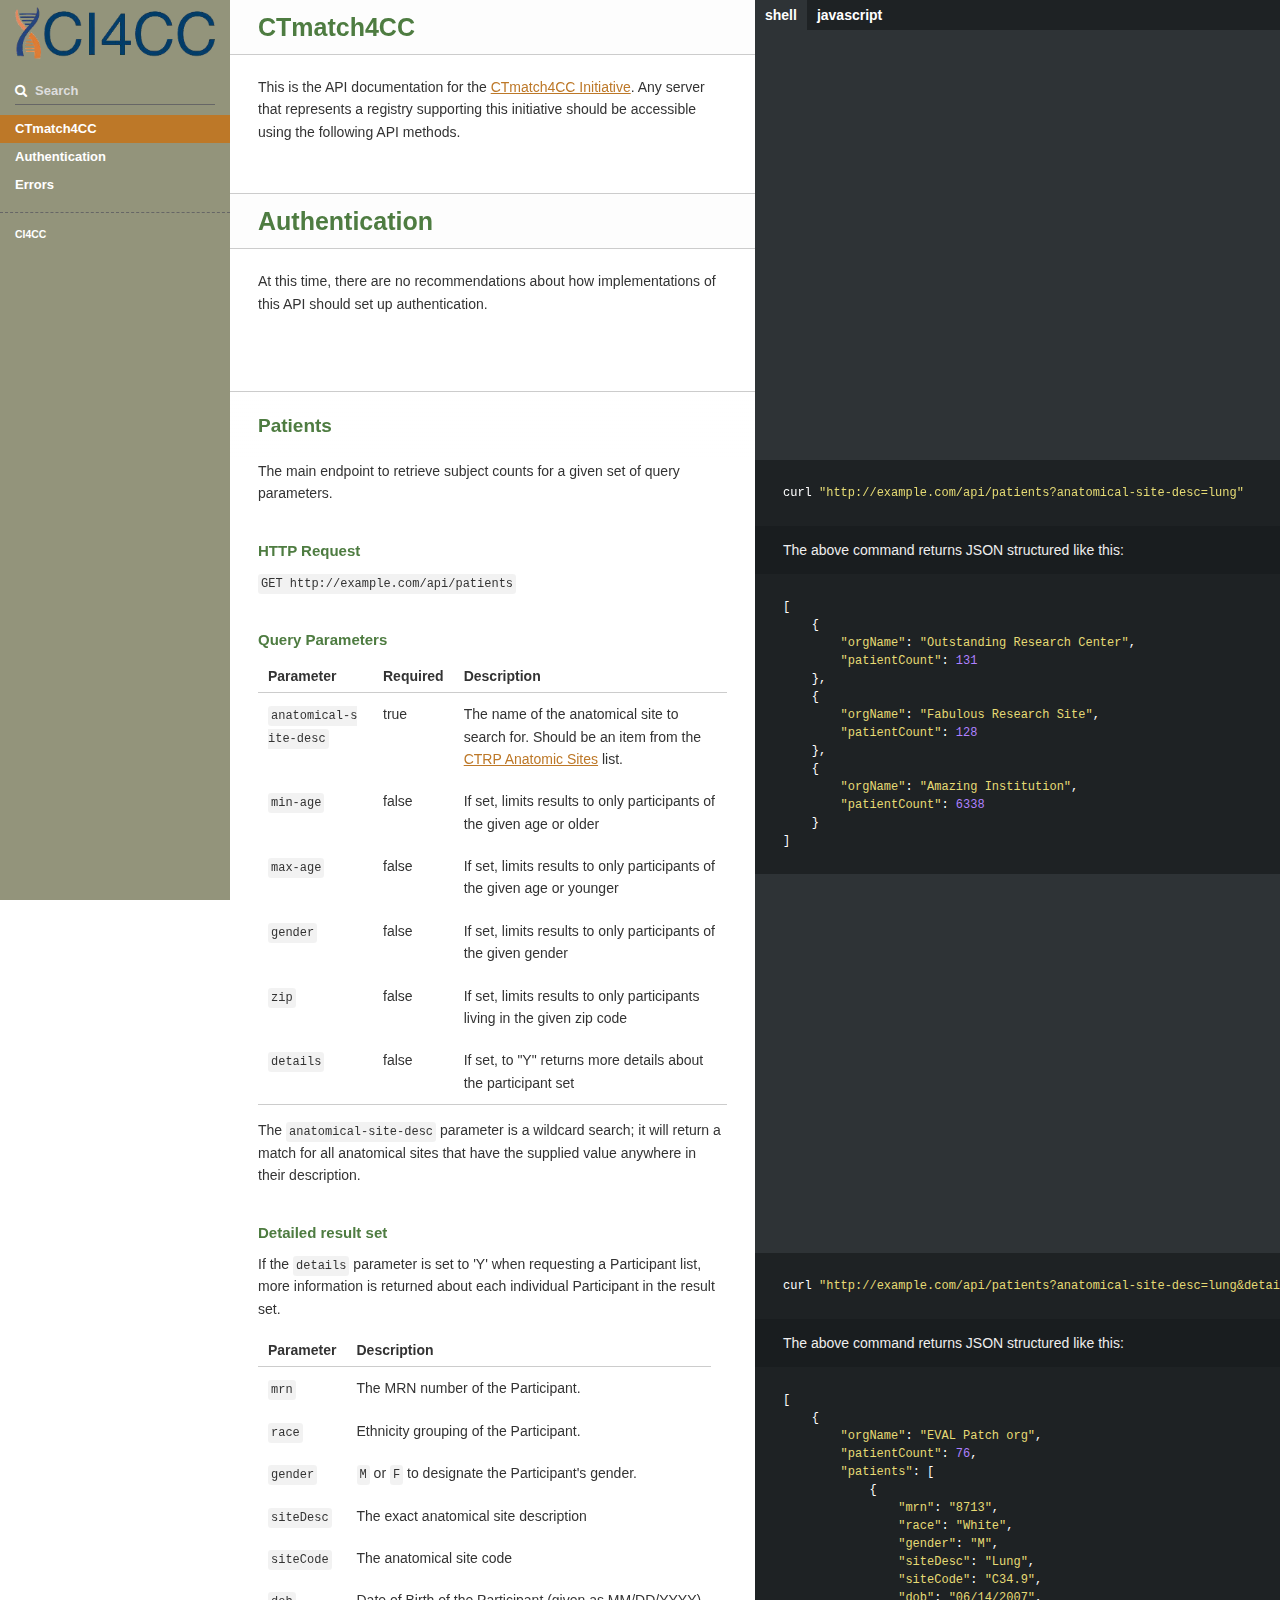
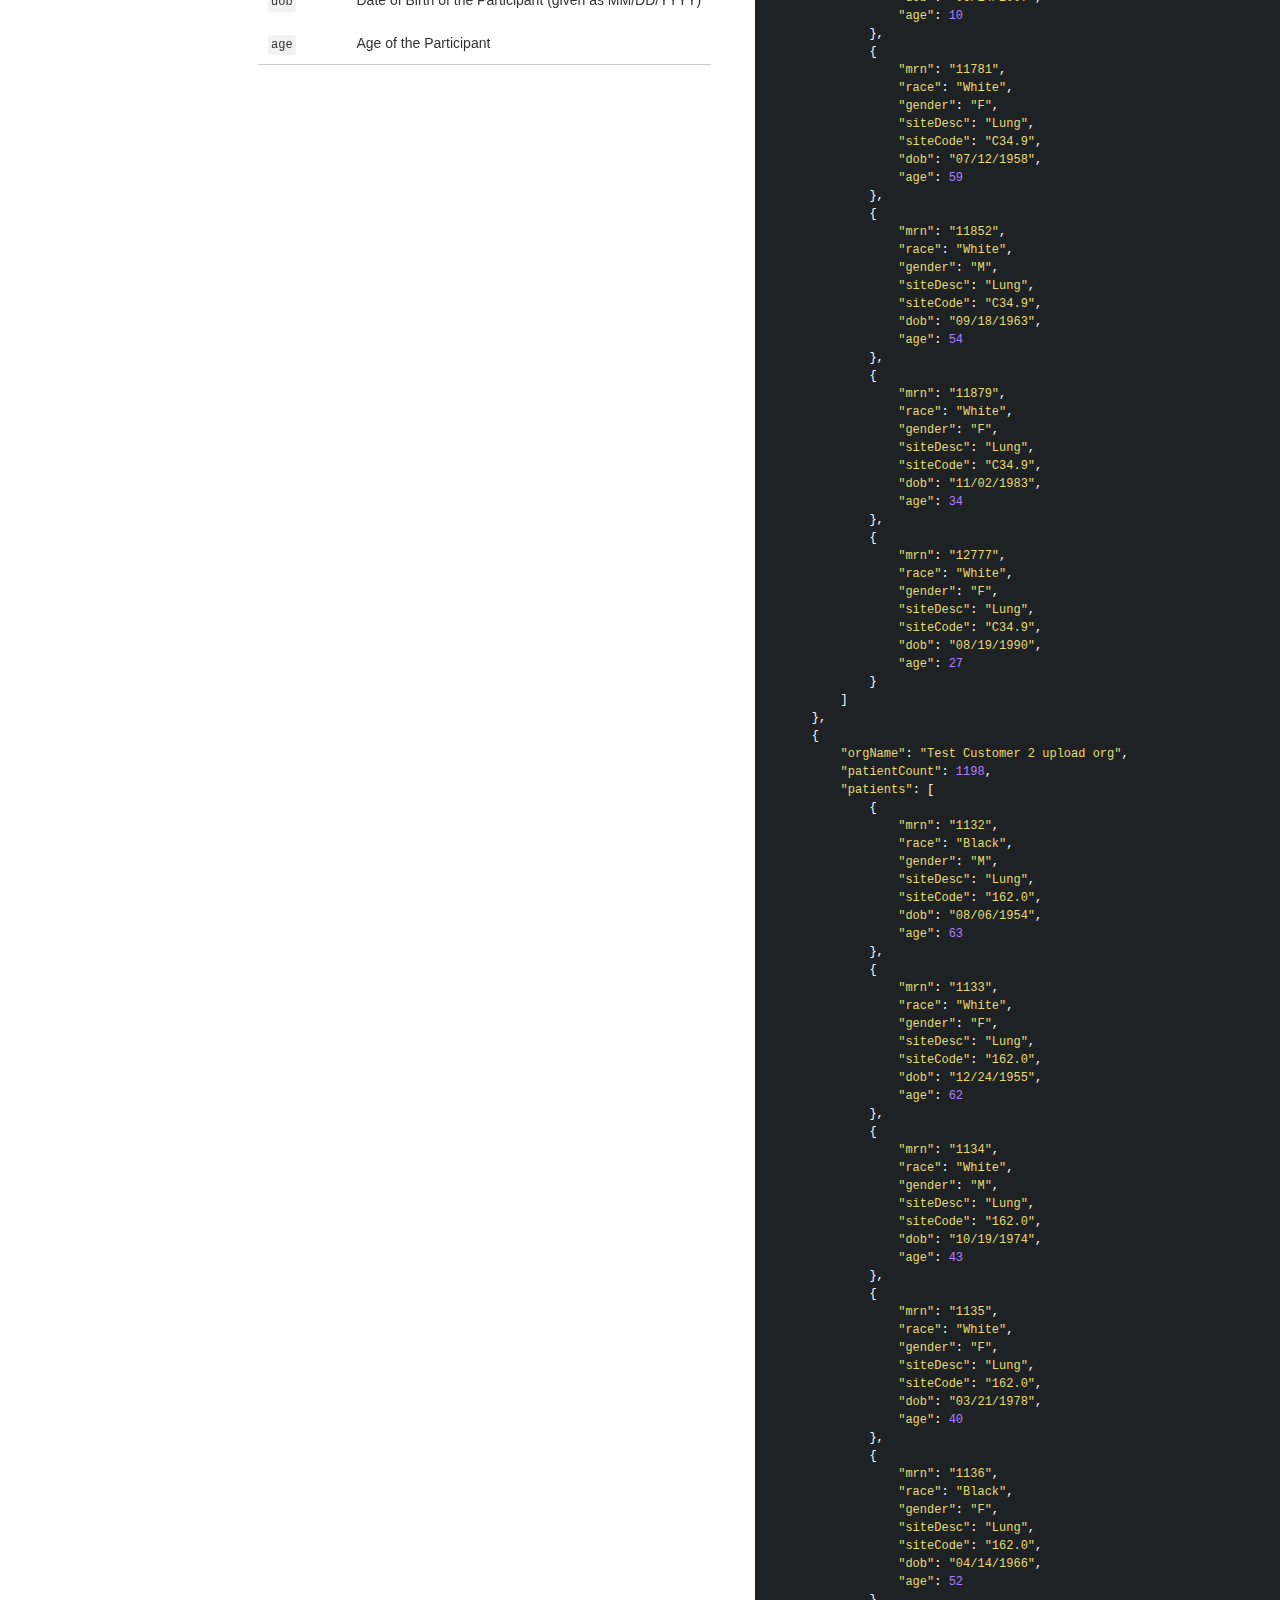
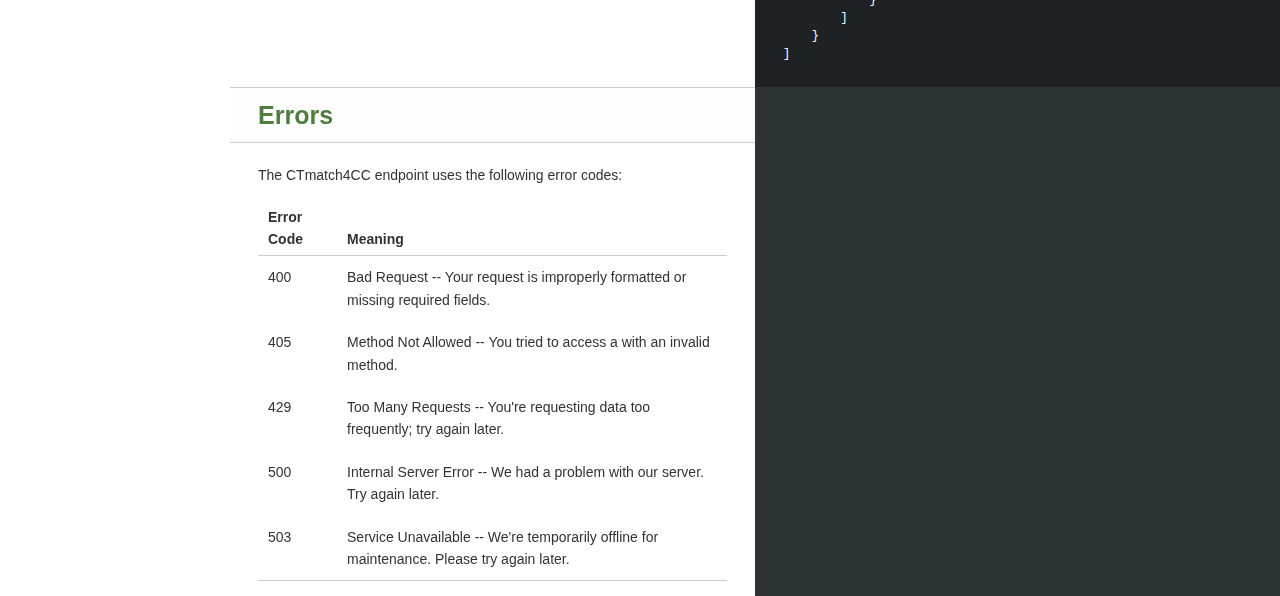
<file: index.html>
<!doctype html>
<html>
  <head>
    <meta charset="utf-8">
    <meta content="IE=edge,chrome=1" http-equiv="X-UA-Compatible">
    <meta name="viewport" content="width=device-width, initial-scale=1, maximum-scale=1">
    <title>API Reference</title>

    <style>
      .highlight table td { padding: 5px; }
.highlight table pre { margin: 0; }
.highlight .gh {
  color: #999999;
}
.highlight .sr {
  color: #f6aa11;
}
.highlight .go {
  color: #888888;
}
.highlight .gp {
  color: #555555;
}
.highlight .gs {
}
.highlight .gu {
  color: #aaaaaa;
}
.highlight .nb {
  color: #f6aa11;
}
.highlight .cm {
  color: #75715e;
}
.highlight .cp {
  color: #75715e;
}
.highlight .c1 {
  color: #75715e;
}
.highlight .cs {
  color: #75715e;
}
.highlight .c, .highlight .cd {
  color: #75715e;
}
.highlight .err {
  color: #960050;
}
.highlight .gr {
  color: #960050;
}
.highlight .gt {
  color: #960050;
}
.highlight .gd {
  color: #49483e;
}
.highlight .gi {
  color: #49483e;
}
.highlight .ge {
  color: #49483e;
}
.highlight .kc {
  color: #66d9ef;
}
.highlight .kd {
  color: #66d9ef;
}
.highlight .kr {
  color: #66d9ef;
}
.highlight .no {
  color: #66d9ef;
}
.highlight .kt {
  color: #66d9ef;
}
.highlight .mf {
  color: #ae81ff;
}
.highlight .mh {
  color: #ae81ff;
}
.highlight .il {
  color: #ae81ff;
}
.highlight .mi {
  color: #ae81ff;
}
.highlight .mo {
  color: #ae81ff;
}
.highlight .m, .highlight .mb, .highlight .mx {
  color: #ae81ff;
}
.highlight .sc {
  color: #ae81ff;
}
.highlight .se {
  color: #ae81ff;
}
.highlight .ss {
  color: #ae81ff;
}
.highlight .sd {
  color: #e6db74;
}
.highlight .s2 {
  color: #e6db74;
}
.highlight .sb {
  color: #e6db74;
}
.highlight .sh {
  color: #e6db74;
}
.highlight .si {
  color: #e6db74;
}
.highlight .sx {
  color: #e6db74;
}
.highlight .s1 {
  color: #e6db74;
}
.highlight .s {
  color: #e6db74;
}
.highlight .na {
  color: #a6e22e;
}
.highlight .nc {
  color: #a6e22e;
}
.highlight .nd {
  color: #a6e22e;
}
.highlight .ne {
  color: #a6e22e;
}
.highlight .nf {
  color: #a6e22e;
}
.highlight .vc {
  color: #ffffff;
}
.highlight .nn {
  color: #ffffff;
}
.highlight .nl {
  color: #ffffff;
}
.highlight .ni {
  color: #ffffff;
}
.highlight .bp {
  color: #ffffff;
}
.highlight .vg {
  color: #ffffff;
}
.highlight .vi {
  color: #ffffff;
}
.highlight .nv {
  color: #ffffff;
}
.highlight .w {
  color: #ffffff;
}
.highlight {
  color: #ffffff;
}
.highlight .n, .highlight .py, .highlight .nx {
  color: #ffffff;
}
.highlight .ow {
  color: #f92672;
}
.highlight .nt {
  color: #f92672;
}
.highlight .k, .highlight .kv {
  color: #f92672;
}
.highlight .kn {
  color: #f92672;
}
.highlight .kp {
  color: #f92672;
}
.highlight .o {
  color: #f92672;
}
    </style>
    <link href="stylesheets/screen.css" rel="stylesheet" media="screen" />
    <link href="stylesheets/print.css" rel="stylesheet" media="print" />
      <script src="javascripts/all.js"></script>
  </head>

  <body class="index" data-languages="[&quot;shell&quot;,&quot;javascript&quot;]">
    <a href="#" id="nav-button">
      <span>
        NAV
        <img src="images/navbar.png" alt="Navbar" />
      </span>
    </a>
    <div class="toc-wrapper">
      <img src="images/logo.png" class="logo" alt="Logo" />
        <div class="lang-selector">
              <a href="#" data-language-name="shell">shell</a>
              <a href="#" data-language-name="javascript">javascript</a>
        </div>
        <div class="search">
          <input type="text" class="search" id="input-search" placeholder="Search">
        </div>
        <ul class="search-results"></ul>
      <div id="toc" class="toc-list-h1">
          <li>
            <a href="#ctmatch4cc" class="toc-h1 toc-link" data-title="CTmatch4CC">CTmatch4CC</a>
          </li>
          <li>
            <a href="#authentication" class="toc-h1 toc-link" data-title="Authentication">Authentication</a>
              <ul class="toc-list-h2">
                  <li>
                    <a href="#patients" class="toc-h2 toc-link" data-title="Authentication">Patients</a>
                  </li>
              </ul>
          </li>
          <li>
            <a href="#errors" class="toc-h1 toc-link" data-title="Errors">Errors</a>
          </li>
      </div>
        <ul class="toc-footer">
            <li><a href="http://www.ci4cc.org/">CI4CC</a></li>
        </ul>
    </div>
    <div class="page-wrapper">
      <div class="dark-box"></div>
      <div class="content">
        <h1 id='ctmatch4cc'>CTmatch4CC</h1>
<p>This is the API documentation for the <a href="http://www.ci4cc.org/initiatives/ctmatch4cc">CTmatch4CC Initiative</a>. Any server that represents a registry supporting this initiative should be accessible using the following API methods.</p>
<h1 id='authentication'>Authentication</h1>
<p>At this time, there are no recommendations about how implementations of this API should set up authentication.</p>
<h2 id='patients'>Patients</h2><pre class="highlight shell tab-shell"><code>curl <span class="s2">"http://example.com/api/patients?anatomical-site-desc=lung"</span>
</code></pre><pre class="highlight javascript tab-javascript"><code><span class="nx">$</span><span class="p">.</span><span class="nx">ajax</span><span class="p">({</span>
  <span class="na">url</span><span class="p">:</span> <span class="s1">'http://example.com/api/patients'</span><span class="p">,</span>
  <span class="na">type</span><span class="p">:</span> <span class="s1">'get'</span><span class="p">,</span>
  <span class="na">data</span><span class="p">:</span> <span class="p">{</span>
    <span class="s1">'anatomical-site-desc'</span><span class="p">:</span> <span class="s1">'lung'</span>
  <span class="p">},</span>
  <span class="na">success</span><span class="p">:</span> <span class="kd">function</span><span class="p">(</span><span class="nx">data</span><span class="p">,</span> <span class="nx">status</span><span class="p">,</span> <span class="nx">jqXHR</span><span class="p">)</span> <span class="p">{</span>
    <span class="nx">console</span><span class="p">.</span><span class="nx">log</span><span class="p">(</span><span class="nx">data</span><span class="p">);</span>
  <span class="p">}</span>
<span class="p">});</span>
</code></pre>
<blockquote>
<p>The above command returns JSON structured like this:</p>
</blockquote>
<pre class="highlight json tab-json"><code><span class="p">[</span><span class="w">
    </span><span class="p">{</span><span class="w">
        </span><span class="s2">"orgName"</span><span class="p">:</span><span class="w"> </span><span class="s2">"Outstanding Research Center"</span><span class="p">,</span><span class="w">
        </span><span class="s2">"patientCount"</span><span class="p">:</span><span class="w"> </span><span class="mi">131</span><span class="w">
    </span><span class="p">},</span><span class="w">
    </span><span class="p">{</span><span class="w">
        </span><span class="s2">"orgName"</span><span class="p">:</span><span class="w"> </span><span class="s2">"Fabulous Research Site"</span><span class="p">,</span><span class="w">
        </span><span class="s2">"patientCount"</span><span class="p">:</span><span class="w"> </span><span class="mi">128</span><span class="w">
    </span><span class="p">},</span><span class="w">
    </span><span class="p">{</span><span class="w">
        </span><span class="s2">"orgName"</span><span class="p">:</span><span class="w"> </span><span class="s2">"Amazing Institution"</span><span class="p">,</span><span class="w">
        </span><span class="s2">"patientCount"</span><span class="p">:</span><span class="w"> </span><span class="mi">6338</span><span class="w">
    </span><span class="p">}</span><span class="w">
</span><span class="p">]</span><span class="w">
</span></code></pre>
<p>The main endpoint to retrieve subject counts for a given set of query parameters.</p>
<h3 id='http-request'>HTTP Request</h3>
<p><code>GET http://example.com/api/patients</code></p>
<h3 id='query-parameters'>Query Parameters</h3>
<table><thead>
<tr>
<th>Parameter</th>
<th>Required</th>
<th>Description</th>
</tr>
</thead><tbody>
<tr>
<td><code>anatomical-site-desc</code></td>
<td>true</td>
<td>The name of the anatomical site to search for. Should be an item from the <a href="https://wiki.nci.nih.gov/display/CTRPdoc/Anatomic+Sites">CTRP Anatomic Sites</a> list.</td>
</tr>
<tr>
<td><code>min-age</code></td>
<td>false</td>
<td>If set, limits results to only participants of the given age or older</td>
</tr>
<tr>
<td><code>max-age</code></td>
<td>false</td>
<td>If set, limits results to only participants of the given age or younger</td>
</tr>
<tr>
<td><code>gender</code></td>
<td>false</td>
<td>If set, limits results to only participants of the given gender</td>
</tr>
<tr>
<td><code>zip</code></td>
<td>false</td>
<td>If set, limits results to only participants living in the given zip code</td>
</tr>
<tr>
<td><code>details</code></td>
<td>false</td>
<td>If set, to &quot;Y&quot; returns more details about the participant set</td>
</tr>
</tbody></table>

<p>The <code>anatomical-site-desc</code> parameter is a wildcard search; it will return a match for all anatomical sites that have the supplied value anywhere in their description.</p>
<h3 id='detailed-result-set'>Detailed result set</h3><pre class="highlight shell tab-shell"><code>curl <span class="s2">"http://example.com/api/patients?anatomical-site-desc=lung&amp;details=Y"</span>
</code></pre><pre class="highlight javascript tab-javascript"><code><span class="nx">$</span><span class="p">.</span><span class="nx">ajax</span><span class="p">({</span>
  <span class="na">url</span><span class="p">:</span> <span class="s1">'http://example.com/api/patients'</span><span class="p">,</span>
  <span class="na">type</span><span class="p">:</span> <span class="s1">'get'</span><span class="p">,</span>
  <span class="na">data</span><span class="p">:</span> <span class="p">{</span>
    <span class="s1">'anatomical-site-desc'</span><span class="p">:</span> <span class="s1">'lung'</span><span class="p">,</span>
    <span class="s1">'details'</span><span class="p">:</span> <span class="s1">'Y'</span>
  <span class="p">},</span>
  <span class="na">success</span><span class="p">:</span> <span class="kd">function</span><span class="p">(</span><span class="nx">data</span><span class="p">,</span> <span class="nx">status</span><span class="p">,</span> <span class="nx">jqXHR</span><span class="p">)</span> <span class="p">{</span>
    <span class="nx">console</span><span class="p">.</span><span class="nx">log</span><span class="p">(</span><span class="nx">data</span><span class="p">);</span>
  <span class="p">}</span>
<span class="p">});</span>
</code></pre>
<blockquote>
<p>The above command returns JSON structured like this:</p>
</blockquote>
<pre class="highlight json tab-json"><code><span class="p">[</span><span class="w">
    </span><span class="p">{</span><span class="w">
        </span><span class="s2">"orgName"</span><span class="p">:</span><span class="w"> </span><span class="s2">"EVAL Patch org"</span><span class="p">,</span><span class="w">
        </span><span class="s2">"patientCount"</span><span class="p">:</span><span class="w"> </span><span class="mi">76</span><span class="p">,</span><span class="w">
        </span><span class="s2">"patients"</span><span class="p">:</span><span class="w"> </span><span class="p">[</span><span class="w">
            </span><span class="p">{</span><span class="w">
                </span><span class="s2">"mrn"</span><span class="p">:</span><span class="w"> </span><span class="s2">"8713"</span><span class="p">,</span><span class="w">
                </span><span class="s2">"race"</span><span class="p">:</span><span class="w"> </span><span class="s2">"White"</span><span class="p">,</span><span class="w">
                </span><span class="s2">"gender"</span><span class="p">:</span><span class="w"> </span><span class="s2">"M"</span><span class="p">,</span><span class="w">
                </span><span class="s2">"siteDesc"</span><span class="p">:</span><span class="w"> </span><span class="s2">"Lung"</span><span class="p">,</span><span class="w">
                </span><span class="s2">"siteCode"</span><span class="p">:</span><span class="w"> </span><span class="s2">"C34.9"</span><span class="p">,</span><span class="w">
                </span><span class="s2">"dob"</span><span class="p">:</span><span class="w"> </span><span class="s2">"06/14/2007"</span><span class="p">,</span><span class="w">
                </span><span class="s2">"age"</span><span class="p">:</span><span class="w"> </span><span class="mi">10</span><span class="w">
            </span><span class="p">},</span><span class="w">
            </span><span class="p">{</span><span class="w">
                </span><span class="s2">"mrn"</span><span class="p">:</span><span class="w"> </span><span class="s2">"11781"</span><span class="p">,</span><span class="w">
                </span><span class="s2">"race"</span><span class="p">:</span><span class="w"> </span><span class="s2">"White"</span><span class="p">,</span><span class="w">
                </span><span class="s2">"gender"</span><span class="p">:</span><span class="w"> </span><span class="s2">"F"</span><span class="p">,</span><span class="w">
                </span><span class="s2">"siteDesc"</span><span class="p">:</span><span class="w"> </span><span class="s2">"Lung"</span><span class="p">,</span><span class="w">
                </span><span class="s2">"siteCode"</span><span class="p">:</span><span class="w"> </span><span class="s2">"C34.9"</span><span class="p">,</span><span class="w">
                </span><span class="s2">"dob"</span><span class="p">:</span><span class="w"> </span><span class="s2">"07/12/1958"</span><span class="p">,</span><span class="w">
                </span><span class="s2">"age"</span><span class="p">:</span><span class="w"> </span><span class="mi">59</span><span class="w">
            </span><span class="p">},</span><span class="w">
            </span><span class="p">{</span><span class="w">
                </span><span class="s2">"mrn"</span><span class="p">:</span><span class="w"> </span><span class="s2">"11852"</span><span class="p">,</span><span class="w">
                </span><span class="s2">"race"</span><span class="p">:</span><span class="w"> </span><span class="s2">"White"</span><span class="p">,</span><span class="w">
                </span><span class="s2">"gender"</span><span class="p">:</span><span class="w"> </span><span class="s2">"M"</span><span class="p">,</span><span class="w">
                </span><span class="s2">"siteDesc"</span><span class="p">:</span><span class="w"> </span><span class="s2">"Lung"</span><span class="p">,</span><span class="w">
                </span><span class="s2">"siteCode"</span><span class="p">:</span><span class="w"> </span><span class="s2">"C34.9"</span><span class="p">,</span><span class="w">
                </span><span class="s2">"dob"</span><span class="p">:</span><span class="w"> </span><span class="s2">"09/18/1963"</span><span class="p">,</span><span class="w">
                </span><span class="s2">"age"</span><span class="p">:</span><span class="w"> </span><span class="mi">54</span><span class="w">
            </span><span class="p">},</span><span class="w">
            </span><span class="p">{</span><span class="w">
                </span><span class="s2">"mrn"</span><span class="p">:</span><span class="w"> </span><span class="s2">"11879"</span><span class="p">,</span><span class="w">
                </span><span class="s2">"race"</span><span class="p">:</span><span class="w"> </span><span class="s2">"White"</span><span class="p">,</span><span class="w">
                </span><span class="s2">"gender"</span><span class="p">:</span><span class="w"> </span><span class="s2">"F"</span><span class="p">,</span><span class="w">
                </span><span class="s2">"siteDesc"</span><span class="p">:</span><span class="w"> </span><span class="s2">"Lung"</span><span class="p">,</span><span class="w">
                </span><span class="s2">"siteCode"</span><span class="p">:</span><span class="w"> </span><span class="s2">"C34.9"</span><span class="p">,</span><span class="w">
                </span><span class="s2">"dob"</span><span class="p">:</span><span class="w"> </span><span class="s2">"11/02/1983"</span><span class="p">,</span><span class="w">
                </span><span class="s2">"age"</span><span class="p">:</span><span class="w"> </span><span class="mi">34</span><span class="w">
            </span><span class="p">},</span><span class="w">
            </span><span class="p">{</span><span class="w">
                </span><span class="s2">"mrn"</span><span class="p">:</span><span class="w"> </span><span class="s2">"12777"</span><span class="p">,</span><span class="w">
                </span><span class="s2">"race"</span><span class="p">:</span><span class="w"> </span><span class="s2">"White"</span><span class="p">,</span><span class="w">
                </span><span class="s2">"gender"</span><span class="p">:</span><span class="w"> </span><span class="s2">"F"</span><span class="p">,</span><span class="w">
                </span><span class="s2">"siteDesc"</span><span class="p">:</span><span class="w"> </span><span class="s2">"Lung"</span><span class="p">,</span><span class="w">
                </span><span class="s2">"siteCode"</span><span class="p">:</span><span class="w"> </span><span class="s2">"C34.9"</span><span class="p">,</span><span class="w">
                </span><span class="s2">"dob"</span><span class="p">:</span><span class="w"> </span><span class="s2">"08/19/1990"</span><span class="p">,</span><span class="w">
                </span><span class="s2">"age"</span><span class="p">:</span><span class="w"> </span><span class="mi">27</span><span class="w">
            </span><span class="p">}</span><span class="w">
        </span><span class="p">]</span><span class="w">
    </span><span class="p">},</span><span class="w">
    </span><span class="p">{</span><span class="w">
        </span><span class="s2">"orgName"</span><span class="p">:</span><span class="w"> </span><span class="s2">"Test Customer 2 upload org"</span><span class="p">,</span><span class="w">
        </span><span class="s2">"patientCount"</span><span class="p">:</span><span class="w"> </span><span class="mi">1198</span><span class="p">,</span><span class="w">
        </span><span class="s2">"patients"</span><span class="p">:</span><span class="w"> </span><span class="p">[</span><span class="w">
            </span><span class="p">{</span><span class="w">
                </span><span class="s2">"mrn"</span><span class="p">:</span><span class="w"> </span><span class="s2">"1132"</span><span class="p">,</span><span class="w">
                </span><span class="s2">"race"</span><span class="p">:</span><span class="w"> </span><span class="s2">"Black"</span><span class="p">,</span><span class="w">
                </span><span class="s2">"gender"</span><span class="p">:</span><span class="w"> </span><span class="s2">"M"</span><span class="p">,</span><span class="w">
                </span><span class="s2">"siteDesc"</span><span class="p">:</span><span class="w"> </span><span class="s2">"Lung"</span><span class="p">,</span><span class="w">
                </span><span class="s2">"siteCode"</span><span class="p">:</span><span class="w"> </span><span class="s2">"162.0"</span><span class="p">,</span><span class="w">
                </span><span class="s2">"dob"</span><span class="p">:</span><span class="w"> </span><span class="s2">"08/06/1954"</span><span class="p">,</span><span class="w">
                </span><span class="s2">"age"</span><span class="p">:</span><span class="w"> </span><span class="mi">63</span><span class="w">
            </span><span class="p">},</span><span class="w">
            </span><span class="p">{</span><span class="w">
                </span><span class="s2">"mrn"</span><span class="p">:</span><span class="w"> </span><span class="s2">"1133"</span><span class="p">,</span><span class="w">
                </span><span class="s2">"race"</span><span class="p">:</span><span class="w"> </span><span class="s2">"White"</span><span class="p">,</span><span class="w">
                </span><span class="s2">"gender"</span><span class="p">:</span><span class="w"> </span><span class="s2">"F"</span><span class="p">,</span><span class="w">
                </span><span class="s2">"siteDesc"</span><span class="p">:</span><span class="w"> </span><span class="s2">"Lung"</span><span class="p">,</span><span class="w">
                </span><span class="s2">"siteCode"</span><span class="p">:</span><span class="w"> </span><span class="s2">"162.0"</span><span class="p">,</span><span class="w">
                </span><span class="s2">"dob"</span><span class="p">:</span><span class="w"> </span><span class="s2">"12/24/1955"</span><span class="p">,</span><span class="w">
                </span><span class="s2">"age"</span><span class="p">:</span><span class="w"> </span><span class="mi">62</span><span class="w">
            </span><span class="p">},</span><span class="w">
            </span><span class="p">{</span><span class="w">
                </span><span class="s2">"mrn"</span><span class="p">:</span><span class="w"> </span><span class="s2">"1134"</span><span class="p">,</span><span class="w">
                </span><span class="s2">"race"</span><span class="p">:</span><span class="w"> </span><span class="s2">"White"</span><span class="p">,</span><span class="w">
                </span><span class="s2">"gender"</span><span class="p">:</span><span class="w"> </span><span class="s2">"M"</span><span class="p">,</span><span class="w">
                </span><span class="s2">"siteDesc"</span><span class="p">:</span><span class="w"> </span><span class="s2">"Lung"</span><span class="p">,</span><span class="w">
                </span><span class="s2">"siteCode"</span><span class="p">:</span><span class="w"> </span><span class="s2">"162.0"</span><span class="p">,</span><span class="w">
                </span><span class="s2">"dob"</span><span class="p">:</span><span class="w"> </span><span class="s2">"10/19/1974"</span><span class="p">,</span><span class="w">
                </span><span class="s2">"age"</span><span class="p">:</span><span class="w"> </span><span class="mi">43</span><span class="w">
            </span><span class="p">},</span><span class="w">
            </span><span class="p">{</span><span class="w">
                </span><span class="s2">"mrn"</span><span class="p">:</span><span class="w"> </span><span class="s2">"1135"</span><span class="p">,</span><span class="w">
                </span><span class="s2">"race"</span><span class="p">:</span><span class="w"> </span><span class="s2">"White"</span><span class="p">,</span><span class="w">
                </span><span class="s2">"gender"</span><span class="p">:</span><span class="w"> </span><span class="s2">"F"</span><span class="p">,</span><span class="w">
                </span><span class="s2">"siteDesc"</span><span class="p">:</span><span class="w"> </span><span class="s2">"Lung"</span><span class="p">,</span><span class="w">
                </span><span class="s2">"siteCode"</span><span class="p">:</span><span class="w"> </span><span class="s2">"162.0"</span><span class="p">,</span><span class="w">
                </span><span class="s2">"dob"</span><span class="p">:</span><span class="w"> </span><span class="s2">"03/21/1978"</span><span class="p">,</span><span class="w">
                </span><span class="s2">"age"</span><span class="p">:</span><span class="w"> </span><span class="mi">40</span><span class="w">
            </span><span class="p">},</span><span class="w">
            </span><span class="p">{</span><span class="w">
                </span><span class="s2">"mrn"</span><span class="p">:</span><span class="w"> </span><span class="s2">"1136"</span><span class="p">,</span><span class="w">
                </span><span class="s2">"race"</span><span class="p">:</span><span class="w"> </span><span class="s2">"Black"</span><span class="p">,</span><span class="w">
                </span><span class="s2">"gender"</span><span class="p">:</span><span class="w"> </span><span class="s2">"F"</span><span class="p">,</span><span class="w">
                </span><span class="s2">"siteDesc"</span><span class="p">:</span><span class="w"> </span><span class="s2">"Lung"</span><span class="p">,</span><span class="w">
                </span><span class="s2">"siteCode"</span><span class="p">:</span><span class="w"> </span><span class="s2">"162.0"</span><span class="p">,</span><span class="w">
                </span><span class="s2">"dob"</span><span class="p">:</span><span class="w"> </span><span class="s2">"04/14/1966"</span><span class="p">,</span><span class="w">
                </span><span class="s2">"age"</span><span class="p">:</span><span class="w"> </span><span class="mi">52</span><span class="w">
            </span><span class="p">}</span><span class="w">
        </span><span class="p">]</span><span class="w">
    </span><span class="p">}</span><span class="w">
</span><span class="p">]</span><span class="w">
</span></code></pre>
<p>If the <code>details</code> parameter is set to &#39;Y&#39; when requesting a Participant list, more information is returned about each individual Participant in the result set.</p>

<table><thead>
<tr>
<th>Parameter</th>
<th>Description</th>
</tr>
</thead><tbody>
<tr>
<td><code>mrn</code></td>
<td>The MRN number of the Participant.</td>
</tr>
<tr>
<td><code>race</code></td>
<td>Ethnicity grouping of the Participant.</td>
</tr>
<tr>
<td><code>gender</code></td>
<td><code>M</code> or <code>F</code> to designate the Participant&#39;s gender.</td>
</tr>
<tr>
<td><code>siteDesc</code></td>
<td>The exact anatomical site description</td>
</tr>
<tr>
<td><code>siteCode</code></td>
<td>The anatomical site code</td>
</tr>
<tr>
<td><code>dob</code></td>
<td>Date of Birth of the Participant (given as MM/DD/YYYY)</td>
</tr>
<tr>
<td><code>age</code></td>
<td>Age of the Participant</td>
</tr>
</tbody></table>
<h1 id='errors'>Errors</h1>
<p>The CTmatch4CC endpoint uses the following error codes:</p>

<table><thead>
<tr>
<th>Error Code</th>
<th>Meaning</th>
</tr>
</thead><tbody>
<tr>
<td>400</td>
<td>Bad Request -- Your request is improperly formatted or missing required fields.</td>
</tr>
<tr>
<td>405</td>
<td>Method Not Allowed -- You tried to access a with an invalid method.</td>
</tr>
<tr>
<td>429</td>
<td>Too Many Requests -- You&#39;re requesting data too frequently; try again later.</td>
</tr>
<tr>
<td>500</td>
<td>Internal Server Error -- We had a problem with our server. Try again later.</td>
</tr>
<tr>
<td>503</td>
<td>Service Unavailable -- We&#39;re temporarily offline for maintenance. Please try again later.</td>
</tr>
</tbody></table>

      </div>
      <div class="dark-box">
          <div class="lang-selector">
                <a href="#" data-language-name="shell">shell</a>
                <a href="#" data-language-name="javascript">javascript</a>
          </div>
      </div>
    </div>
  </body>
</html>
</file>
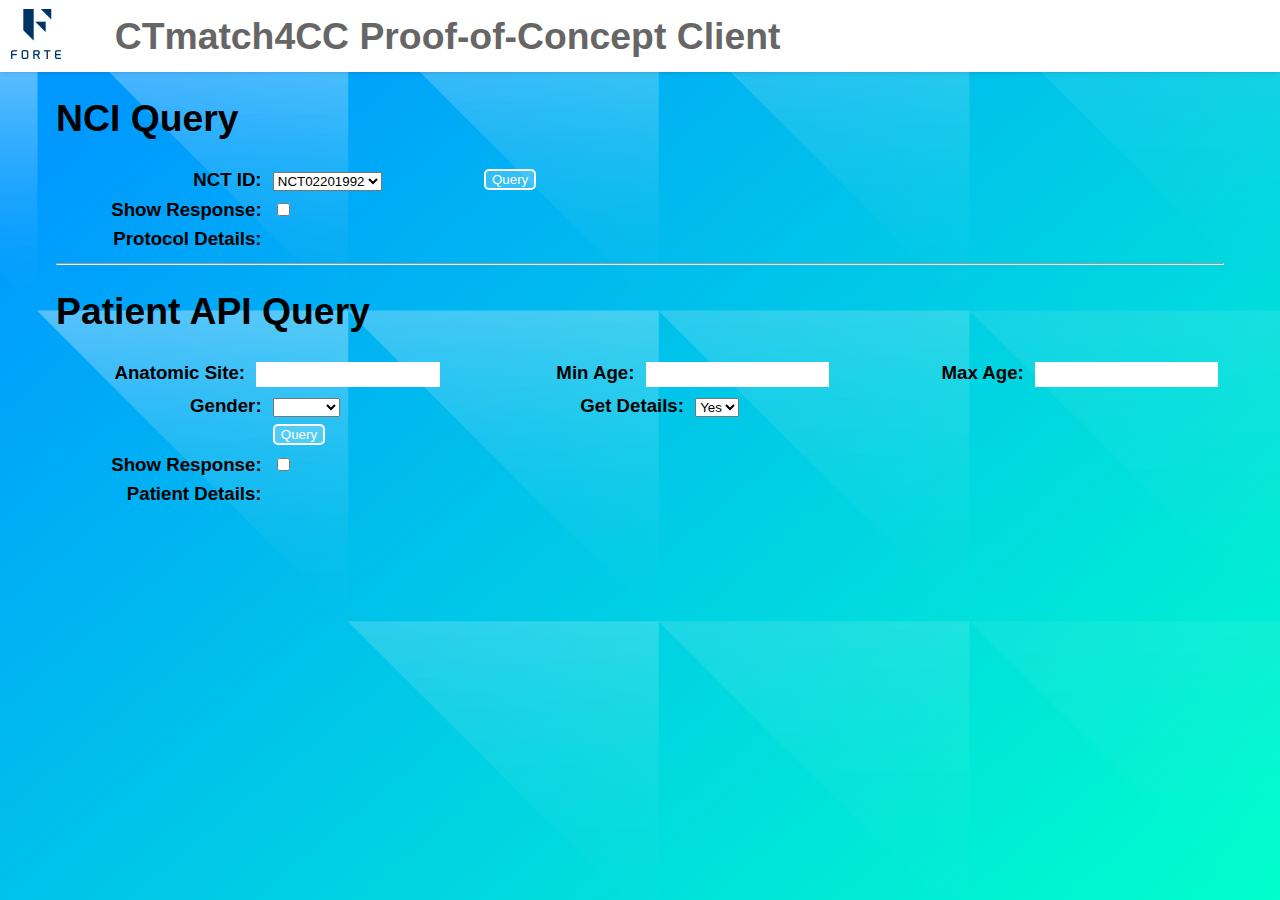
<file: poc/index.html>
<!DOCTYPE html>
<html>
<head>
    <meta charset="UTF-8">
    <meta http-equiv="X-UA-Compatible" content="IE=edge,chrome=1">
    <title>CTmatch4CC Proof-of-Concept Client</title>
    <link rel="shortcut icon" href="favicon.ico" type="image/x-icon">
    <link rel="stylesheet" href="main.css" type="text/css">
</head>
<body>
<header>
    <div class="flex-row" style="align-items: center;">
        <div class="cell"><img src="forte_header.png" alt="Forte" /></div>
        <div class="cell" style="flex: 1; padding-left: 2rem; font-size: 2em; font-weight: bold;">CTmatch4CC Proof-of-Concept Client</div>
    </div>
</header>
<div id="container">
    <h1>NCI Query</h1>
    <div class="flex-row form-row">
        <div class="cell field-label">
            <label for="nctid">NCT ID:</label>
        </div>
        <div class="cell" style="flex-basis: 200px; flex-grow: 0; ">
            <select name="nctid" id="nctid" class="identifier">
                <option value="NCT02201992">NCT02201992</option> 
                <option value="NCT02912559">NCT02912559</option> 
            </select>
        </div>
        <div class="cell">
            <button id="btn-nct-fetch">Query</button>
        </div>
        <div class="cell">
            <span class="loading-indicator" id="spinner-nct" style="display: none;">Fetching...</span>
        </div>
    </div>
    <div class="flex-row form-row">
        <div class="cell field-label">
            <label for="nctid">Show Response:</label>
        </div>
        <div class="cell" style="flex: 1;">
            <input type="checkbox" id="show-protocol-data"></input>
        </div>
    </div>
    <div class="flex-row form-row" id="protocol-data-div" style="display:none;">
        <div class="cell field-label">
            <label for="nctid">Protocol Data:</label>
        </div>
        <div class="cell" style="flex: 1;">
            <textarea id="protocol-data" class="source" style="height: 300px;"></textarea>
        </div>
    </div>
    <div class="flex-row form-row">
        <div class="cell field-label">
            <label for="nctid">Protocol Details:</label>
        </div>
        <div class="cell" style="flex: 1;" id="protocol-details"></div>
    </div>
    <hr />
    <h1>Patient API Query</h1>
    <div class="flex-row form-row">
        <div class="cell field-label">
            <label for="anatomic-site">Anatomic Site:</label>
        </div>
        <div class="cell" style="flex-basis: 200px; flex-grow: 0; ">
            <input type="text" name="anatomic-site" id="anatomic-site" />
        </div>
        <div class="cell field-label">
            <label for="details">Min Age:</label>
        </div>
        <div class="cell" style="flex-basis: 200px; flex-grow: 0; ">
            <input type="text" name="min-age-years" id="min-age-years" />
        </div>
        <div class="cell field-label">
            <label for="details">Max Age:</label>
        </div>
        <div class="cell" style="flex-basis: 200px; flex-grow: 0; ">
            <input type="text" name="max-age-years" id="max-age-years" />
        </div>
    </div>
    <div class="flex-row form-row">
        <div class="cell field-label">
            <label for="details">Gender:</label>
        </div>
        <div class="cell" style="flex-basis: 200px; flex-grow: 0; ">
            <select name="gender" id="gender" />
                <option value=""></option>
                <option value="F">Female</option>
                <option value="M">Male</option>
                <option value="B">Both</option>
            </select>
        </div>
        <div class="cell field-label">
            <label for="details">Get Details:</label>
        </div>
        <div class="cell" style="flex-basis: 200px; flex-grow: 0; ">
            <select name="details" id="details" />
                <option value="Y">Yes</option>
                <option value="N">No</option>
            </select>
        </div>
    </div>
    <div class="flex-row form-row">
        <div class="cell field-label">
            &nbsp;
        </div>
        <div class="cell">
            <button id="btn-forte-fetch">Query</button>
        </div>
        <div class="cell">
            <span class="loading-indicator" id="spinner-forte" style="display: none;">Fetching...</span>
        </div>
    </div>
    <div class="flex-row form-row">
        <div class="cell field-label">
            <label for="nctid">Show Response:</label>
        </div>
        <div class="cell" style="flex: 1;">
            <input type="checkbox" id="show-patient-data"></input>
        </div>
    </div>
    <div class="flex-row form-row" id="patient-data-div" style="display: none;">
        <div class="cell field-label">
            <label for="nctid">Patient data:</label>
        </div>
        <div class="cell" style="flex: 1;">
            <textarea id="patient-data" class="source" style="height: 300px;"></textarea>
        </div>
    </div>
    <div class="flex-row form-row">
        <div class="cell field-label">
            <label for="nctid">Patient Details:</label>
        </div>
        <div class="cell" style="flex: 1;" id="patient-details"></div>
    </div>

</div>

<script src="https://code.jquery.com/jquery-3.2.1.min.js" type="text/javascript"></script>
<script src="app.js" type="text/javascript"></script>
</body>
</html>
</file>
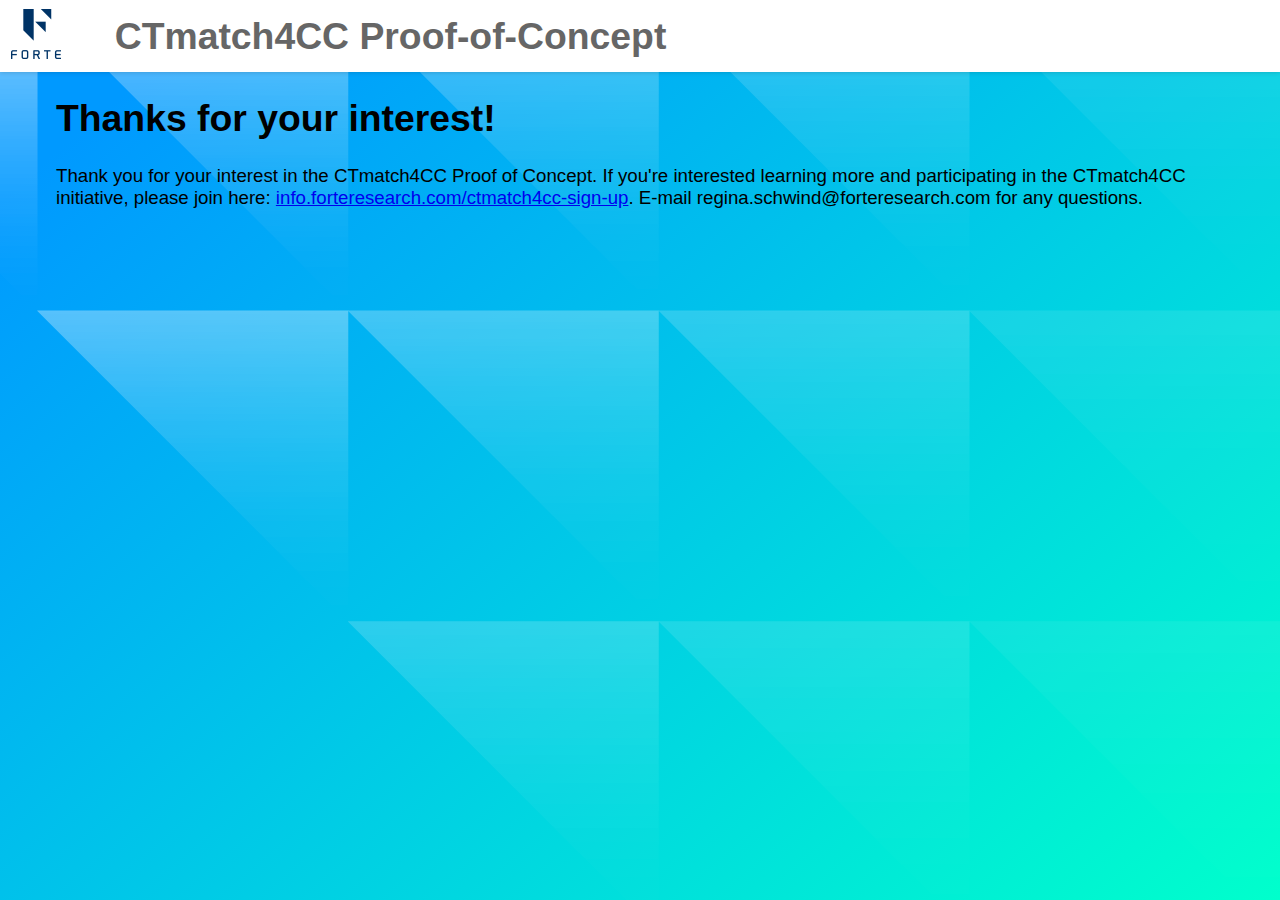
<file: poc/index-off.html>
<!DOCTYPE html>
<html>
<head>
    <meta charset="UTF-8">
    <meta http-equiv="X-UA-Compatible" content="IE=edge,chrome=1">
    <title>CTmatch4CC Proof-of-Concept</title>
    <link rel="shortcut icon" href="favicon.ico" type="image/x-icon">
    <link rel="stylesheet" href="main.css" type="text/css">
</head>
<body>
<header>
    <div class="flex-row" style="align-items: center;">
        <div class="cell"><img src="forte_header.png" alt="Forte" /></div>
        <div class="cell" style="flex: 1; padding-left: 2rem; font-size: 2em; font-weight: bold;">CTmatch4CC Proof-of-Concept</div>
    </div>
</header>
<div id="container">
    <h1>Thanks for your interest!</h1>
    Thank you for your interest in the CTmatch4CC Proof of Concept. If you're interested learning more and participating in the CTmatch4CC initiative, please join here: <a href="http://info.forteresearch.com/ctmatch4cc-sign-up">info.forteresearch.com/ctmatch4cc-sign-up</a>. E-mail regina.schwind@forteresearch.com for any questions.
</div>
</body>
</html>
</file>
<file: poc/main.css>
html,body{font-family:arial, sans-serif;font-size:14pt;color:#666666;box-sizing:border-box}*,*:before,*:after{box-sizing:inherit}body{background:url('bg-triangles-white.png'),linear-gradient(140deg, #09f 10%, #0fc 100%);background-attachment:fixed;background-position:top right;background-repeat:no-repeat;padding:0;margin:0}header{background:#FFF;padding:5px;box-shadow:0 0 5px rgba(0,0,0,0.2)}#container{padding:0 3em;color:#000}.flex-row{display:-ms-flexbox;display:flex}.flex-row .cell{-ms-flex:0;flex:0;margin:0.2em 0.3em}.cell input[type="text"],.cell textarea{display:block;width:100%}.cell>button{display:inline-block;vertical-align:2px}input.identifier,textarea.source{font-family:monospace}.form-row .field-label{-ms-flex-preferred-size:200px;flex-basis:200px;text-align:right;font-weight:bold}.loading-indicator{font-style:italic;color:#666666}input,textarea{border:none;padding:0.4em 0.4em}button{border:solid 2px #FFF;border-radius:5px;background:rgba(255,255,255,0.2);color:#FFF}input:focus,textarea:focus,button:focus{box-shadow:0 0 0.5em rgba(255,255,255,0.5)}
</file>
<file: stylesheets/screen.css>
/*! normalize.css v3.0.2 | MIT License | git.io/normalize */html{font-family:sans-serif;-ms-text-size-adjust:100%;-webkit-text-size-adjust:100%}body{margin:0}article,aside,details,figcaption,figure,footer,header,hgroup,main,menu,nav,section,summary{display:block}audio,canvas,progress,video{display:inline-block;vertical-align:baseline}audio:not([controls]){display:none;height:0}[hidden],template{display:none}a{background-color:transparent}a:active,a:hover{outline:0}abbr[title]{border-bottom:1px dotted}b,strong{font-weight:bold}dfn{font-style:italic}h1{font-size:2em;margin:0.67em 0}mark{background:#ff0;color:#000}small{font-size:80%}sub,sup{font-size:75%;line-height:0;position:relative;vertical-align:baseline}sup{top:-0.5em}sub{bottom:-0.25em}img{border:0}svg:not(:root){overflow:hidden}figure{margin:1em 40px}hr{box-sizing:content-box;height:0}pre{overflow:auto}code,kbd,pre,samp{font-family:monospace, monospace;font-size:1em}button,input,optgroup,select,textarea{color:inherit;font:inherit;margin:0}button{overflow:visible}button,select{text-transform:none}button,html input[type="button"],input[type="reset"],input[type="submit"]{-webkit-appearance:button;cursor:pointer}button[disabled],html input[disabled]{cursor:default}button::-moz-focus-inner,input::-moz-focus-inner{border:0;padding:0}input{line-height:normal}input[type="checkbox"],input[type="radio"]{box-sizing:border-box;padding:0}input[type="number"]::-webkit-inner-spin-button,input[type="number"]::-webkit-outer-spin-button{height:auto}input[type="search"]{-webkit-appearance:textfield;box-sizing:content-box}input[type="search"]::-webkit-search-cancel-button,input[type="search"]::-webkit-search-decoration{-webkit-appearance:none}fieldset{border:1px solid #c0c0c0;margin:0 2px;padding:0.35em 0.625em 0.75em}legend{border:0;padding:0}textarea{overflow:auto}optgroup{font-weight:bold}table{border-collapse:collapse;border-spacing:0}td,th{padding:0}.content h1,.content h2,.content h3,.content h4,.content h5,.content h6,html,body{font-family:-apple-system, BlinkMacSystemFont, "Segoe UI", Roboto, Helvetica, Arial, sans-serif, "Apple Color Emoji", "Segoe UI Emoji", "Segoe UI Symbol";font-size:14px}.content h1,.content h2,.content h3,.content h4,.content h5,.content h6{font-weight:bold;color:#4e7c41}.content code,.content pre{font-family:Consolas, Menlo, Monaco, "Lucida Console", "Liberation Mono", "DejaVu Sans Mono", "Bitstream Vera Sans Mono", "Courier New", monospace, serif;font-size:12px;line-height:1.5}.content code{word-break:break-all;-webkit-hyphens:auto;-ms-hyphens:auto;hyphens:auto}@font-face{font-family:'slate';src:url(../fonts/slate.eot?-syv14m);src:url(../fonts/slate.eot?#iefix-syv14m) format("embedded-opentype"),url(../fonts/slate.woff2?-syv14m) format("woff2"),url(../fonts/slate.woff?-syv14m) format("woff"),url(../fonts/slate.ttf?-syv14m) format("truetype"),url(../fonts/slate.svg?-syv14m#slate) format("svg");font-weight:normal;font-style:normal}.content aside.warning:before,.content aside.notice:before,.content aside.success:before,.toc-wrapper>.search:before{font-family:'slate';speak:none;font-style:normal;font-weight:normal;font-variant:normal;text-transform:none;line-height:1}.content aside.warning:before{content:"\e600"}.content aside.notice:before{content:"\e602"}.content aside.success:before{content:"\e606"}.toc-wrapper>.search:before{content:"\e607"}html,body{color:#333;padding:0;margin:0;-webkit-font-smoothing:antialiased;-moz-osx-font-smoothing:grayscale;background-color:#FFF;height:100%;-webkit-text-size-adjust:none}#toc>ul>li>a>span{float:right;background-color:#2484FF;border-radius:40px;width:20px}.toc-wrapper{transition:left 0.3s ease-in-out;overflow-y:auto;overflow-x:hidden;position:fixed;z-index:30;top:0;left:0;bottom:0;width:230px;background-color:#93947b;font-size:13px;font-weight:bold}.toc-wrapper .lang-selector{display:none}.toc-wrapper .lang-selector a{padding-top:0.5em;padding-bottom:0.5em}.toc-wrapper>img{display:block;max-width:100%}.toc-wrapper>.search{position:relative}.toc-wrapper>.search input{background:#93947b;border-width:0 0 1px 0;border-color:#666;padding:6px 0 6px 20px;box-sizing:border-box;margin:10px 15px;width:200px;outline:none;color:#fff;border-radius:0}.toc-wrapper>.search input::-webkit-input-placeholder{color:#DDD}.toc-wrapper>.search input::-moz-placeholder{color:#DDD}.toc-wrapper>.search input:-ms-input-placeholder{color:#DDD}.toc-wrapper>.search input::placeholder{color:#DDD}.toc-wrapper>.search:before{position:absolute;top:17px;left:15px;color:#fff}.toc-wrapper .logo{margin-bottom:0px}.toc-wrapper .search-results{margin-top:0;box-sizing:border-box;height:0;overflow-y:auto;overflow-x:hidden;transition-property:height, margin;transition-duration:180ms;transition-timing-function:ease-in-out;background:#8e7946}.toc-wrapper .search-results.visible{height:30%;margin-bottom:1em}.toc-wrapper .search-results li{margin:1em 15px;line-height:1}.toc-wrapper .search-results a{color:#fff;text-decoration:none}.toc-wrapper .search-results a:hover{text-decoration:underline}.toc-wrapper ul,.toc-wrapper li{list-style:none;margin:0;padding:0;line-height:28px}.toc-wrapper li{color:#fff;transition-property:background;transition-timing-function:linear;transition-duration:200ms}.toc-wrapper .toc-link.active{background-color:#bd7828;color:#fff}.toc-wrapper .toc-link.active-parent{background-color:#8e7946;color:#fff}.toc-wrapper .toc-list-h2{display:none;background-color:#8e7946;font-weight:500}.toc-wrapper .toc-h2{padding-left:25px;font-size:12px}.toc-wrapper .toc-footer{padding:1em 0;margin-top:1em;border-top:1px dashed #666}.toc-wrapper .toc-footer li,.toc-wrapper .toc-footer a{color:#fff;text-decoration:none}.toc-wrapper .toc-footer a:hover{text-decoration:underline}.toc-wrapper .toc-footer li{font-size:0.8em;line-height:1.7;text-decoration:none}.toc-link,.toc-footer li{padding:0 15px 0 15px;display:block;overflow-x:hidden;white-space:nowrap;text-overflow:ellipsis;text-decoration:none;color:#fff;transition-property:background;transition-timing-function:linear;transition-duration:130ms}#nav-button{padding:0 1.5em 5em 0;display:none;position:fixed;top:0;left:0;z-index:100;color:#000;text-decoration:none;font-weight:bold;opacity:0.7;line-height:16px;transition:left 0.3s ease-in-out}#nav-button span{display:block;padding:6px 6px 6px;background-color:rgba(255,255,255,0.7);transform-origin:0 0;transform:rotate(-90deg) translate(-100%, 0);border-radius:0 0 0 5px}#nav-button img{height:16px;vertical-align:bottom}#nav-button:hover{opacity:1}#nav-button.open{left:230px}.page-wrapper{margin-left:230px;position:relative;z-index:10;background-color:#FFF;min-height:100%;padding-bottom:1px}.page-wrapper .dark-box{width:50%;background-color:#2E3336;position:absolute;right:0;top:0;bottom:0}.page-wrapper .lang-selector{position:fixed;z-index:50;border-bottom:5px solid #2E3336}.lang-selector{background-color:#1E2224;width:100%;font-weight:bold}.lang-selector a{display:block;float:left;color:#fff;text-decoration:none;padding:0 10px;line-height:30px;outline:0}.lang-selector a:active,.lang-selector a:focus{background-color:#111;color:#fff}.lang-selector a.active{background-color:#2E3336;color:#fff}.lang-selector:after{content:'';clear:both;display:block}.content{-webkit-transform:translateZ(0);position:relative;z-index:30}.content:after{content:'';display:block;clear:both}.content a{color:#bd7828}.content>h1,.content>h2,.content>h3,.content>h4,.content>h5,.content>h6,.content>p,.content>table,.content>ul,.content>ol,.content>aside,.content>dl{margin-right:50%;padding:0 28px;box-sizing:border-box;display:block}.content>ul,.content>ol{padding-left:43px}.content>h1,.content>h2,.content>div{clear:both}.content h1{font-size:25px;padding-top:0.5em;padding-bottom:0.5em;margin-bottom:21px;margin-top:2em;border-top:1px solid #ccc;border-bottom:1px solid #ccc;background-color:#fdfdfd}.content h1:first-child,.content div:first-child+h1{border-top-width:0;margin-top:0}.content h2{font-size:19px;margin-top:4em;margin-bottom:0;border-top:1px solid #ccc;padding-top:1.2em;padding-bottom:1.2em;background-image:linear-gradient(to bottom, rgba(255,255,255,0.2), rgba(255,255,255,0))}.content h1+h2,.content h1+div+h2{margin-top:-21px;border-top:none}.content h3,.content h4,.content h5,.content h6{font-size:15px;margin-top:2.5em;margin-bottom:0.8em}.content h4,.content h5,.content h6{font-size:10px}.content hr{margin:2em 0;border-top:2px solid #2E3336;border-bottom:2px solid #FFF}.content table{margin-bottom:1em;overflow:auto}.content table th,.content table td{text-align:left;vertical-align:top;line-height:1.6}.content table th{padding:5px 10px;border-bottom:1px solid #ccc;vertical-align:bottom}.content table td{padding:10px}.content table tr:last-child{border-bottom:1px solid #ccc}.content table tr:nth-child(odd)>td{background-color:white}.content table tr:nth-child(even)>td{background-color:white}.content dt{font-weight:bold}.content dd{margin-left:15px}.content p,.content li,.content dt,.content dd{line-height:1.6;margin-top:0}.content img{max-width:100%}.content code{background-color:rgba(0,0,0,0.05);padding:3px;border-radius:3px}.content pre>code{background-color:transparent;padding:0}.content aside{padding-top:1em;padding-bottom:1em;margin-top:1.5em;margin-bottom:1.5em;background:#8fbcd4;line-height:1.6}.content aside.warning{background-color:#c97a7e}.content aside.success{background-color:#6ac174}.content aside:before{vertical-align:middle;padding-right:0.5em;font-size:14px}.content .search-highlight{padding:2px;margin:-2px;border-radius:4px;border:1px solid #F7E633;background:linear-gradient(to top left, #F7E633 0%, #F1D32F 100%)}.content pre,.content blockquote{background-color:#1E2224;color:#fff;margin:0;width:50%;float:right;clear:right;box-sizing:border-box}.content pre>p,.content blockquote>p{margin:0}.content pre a,.content blockquote a{color:#fff;text-decoration:none;border-bottom:dashed 1px #ccc}.content pre{padding-top:2em;padding-bottom:2em;padding:2em 28px}.content blockquote>p{background-color:#191D1F;padding:13px 2em;color:#eee}@media (max-width: 930px){.toc-wrapper{left:-230px}.toc-wrapper.open{left:0}.page-wrapper{margin-left:0}#nav-button{display:block}.toc-link{padding-top:0.3em;padding-bottom:0.3em}}@media (max-width: 700px){.dark-box{display:none}.content>h1,.content>h2,.content>h3,.content>h4,.content>h5,.content>h6,.content>p,.content>table,.content>ul,.content>ol,.content>aside,.content>dl{margin-right:0}.toc-wrapper .lang-selector{display:block}.page-wrapper .lang-selector{display:none}.content pre,.content blockquote{width:auto;float:none}.content>pre+h1,.content>blockquote+h1,.content>pre+h2,.content>blockquote+h2,.content>pre+h3,.content>blockquote+h3,.content>pre+h4,.content>blockquote+h4,.content>pre+h5,.content>blockquote+h5,.content>pre+h6,.content>blockquote+h6,.content>pre+p,.content>blockquote+p,.content>pre+table,.content>blockquote+table,.content>pre+ul,.content>blockquote+ul,.content>pre+ol,.content>blockquote+ol,.content>pre+aside,.content>blockquote+aside,.content>pre+dl,.content>blockquote+dl{margin-top:28px}}.highlight .c,.highlight .cm,.highlight .c1,.highlight .cs{color:#909090}.highlight,.highlight .w{background-color:#1E2224}
</file>
<file: stylesheets/print.css>
/*! normalize.css v3.0.2 | MIT License | git.io/normalize */html{font-family:sans-serif;-ms-text-size-adjust:100%;-webkit-text-size-adjust:100%}body{margin:0}article,aside,details,figcaption,figure,footer,header,hgroup,main,menu,nav,section,summary{display:block}audio,canvas,progress,video{display:inline-block;vertical-align:baseline}audio:not([controls]){display:none;height:0}[hidden],template{display:none}a{background-color:transparent}a:active,a:hover{outline:0}abbr[title]{border-bottom:1px dotted}b,strong{font-weight:bold}dfn{font-style:italic}h1{font-size:2em;margin:0.67em 0}mark{background:#ff0;color:#000}small{font-size:80%}sub,sup{font-size:75%;line-height:0;position:relative;vertical-align:baseline}sup{top:-0.5em}sub{bottom:-0.25em}img{border:0}svg:not(:root){overflow:hidden}figure{margin:1em 40px}hr{box-sizing:content-box;height:0}pre{overflow:auto}code,kbd,pre,samp{font-family:monospace, monospace;font-size:1em}button,input,optgroup,select,textarea{color:inherit;font:inherit;margin:0}button{overflow:visible}button,select{text-transform:none}button,html input[type="button"],input[type="reset"],input[type="submit"]{-webkit-appearance:button;cursor:pointer}button[disabled],html input[disabled]{cursor:default}button::-moz-focus-inner,input::-moz-focus-inner{border:0;padding:0}input{line-height:normal}input[type="checkbox"],input[type="radio"]{box-sizing:border-box;padding:0}input[type="number"]::-webkit-inner-spin-button,input[type="number"]::-webkit-outer-spin-button{height:auto}input[type="search"]{-webkit-appearance:textfield;box-sizing:content-box}input[type="search"]::-webkit-search-cancel-button,input[type="search"]::-webkit-search-decoration{-webkit-appearance:none}fieldset{border:1px solid #c0c0c0;margin:0 2px;padding:0.35em 0.625em 0.75em}legend{border:0;padding:0}textarea{overflow:auto}optgroup{font-weight:bold}table{border-collapse:collapse;border-spacing:0}td,th{padding:0}.content h1,.content h2,.content h3,.content h4,body{font-family:-apple-system, BlinkMacSystemFont, "Segoe UI", Roboto, Helvetica, Arial, sans-serif, "Apple Color Emoji", "Segoe UI Emoji", "Segoe UI Symbol";font-size:14px}.content h1,.content h2,.content h3,.content h4{font-weight:bold;color:#4e7c41}.content pre,.content code{font-family:Consolas, Menlo, Monaco, "Lucida Console", "Liberation Mono", "DejaVu Sans Mono", "Bitstream Vera Sans Mono", "Courier New", monospace, serif;font-size:12px;line-height:1.5}.content pre,.content code{word-break:break-all;-webkit-hyphens:auto;-ms-hyphens:auto;hyphens:auto}@font-face{font-family:'slate';src:url(../fonts/slate.eot?-syv14m);src:url(../fonts/slate.eot?#iefix-syv14m) format("embedded-opentype"),url(../fonts/slate.woff2?-syv14m) format("woff2"),url(../fonts/slate.woff?-syv14m) format("woff"),url(../fonts/slate.ttf?-syv14m) format("truetype"),url(../fonts/slate.svg?-syv14m#slate) format("svg");font-weight:normal;font-style:normal}.content aside.warning:before,.content aside.notice:before,.content aside.success:before{font-family:'slate';speak:none;font-style:normal;font-weight:normal;font-variant:normal;text-transform:none;line-height:1}.content aside.warning:before{content:"\e600"}.content aside.notice:before{content:"\e602"}.content aside.success:before{content:"\e606"}.tocify,.toc-footer,.lang-selector,.search,#nav-button{display:none}.tocify-wrapper>img{margin:0 auto;display:block}.content{font-size:12px}.content pre,.content code{border:1px solid #999;border-radius:5px;font-size:0.8em}.content pre code{border:0}.content pre{padding:1.3em}.content code{padding:0.2em}.content table{border:1px solid #999}.content table tr{border-bottom:1px solid #999}.content table td,.content table th{padding:0.7em}.content p{line-height:1.5}.content a{text-decoration:none;color:#000}.content h1{font-size:2.5em;padding-top:0.5em;padding-bottom:0.5em;margin-top:1em;margin-bottom:21px;border:2px solid #ccc;border-width:2px 0;text-align:center}.content h2{font-size:1.8em;margin-top:2em;border-top:2px solid #ccc;padding-top:0.8em}.content h1+h2,.content h1+div+h2{border-top:none;padding-top:0;margin-top:0}.content h3,.content h4{font-size:0.8em;margin-top:1.5em;margin-bottom:0.8em;text-transform:uppercase}.content h5,.content h6{text-transform:uppercase}.content aside{padding:1em;border:1px solid #ccc;border-radius:5px;margin-top:1.5em;margin-bottom:1.5em;line-height:1.6}.content aside:before{vertical-align:middle;padding-right:0.5em;font-size:14px}
</file>
